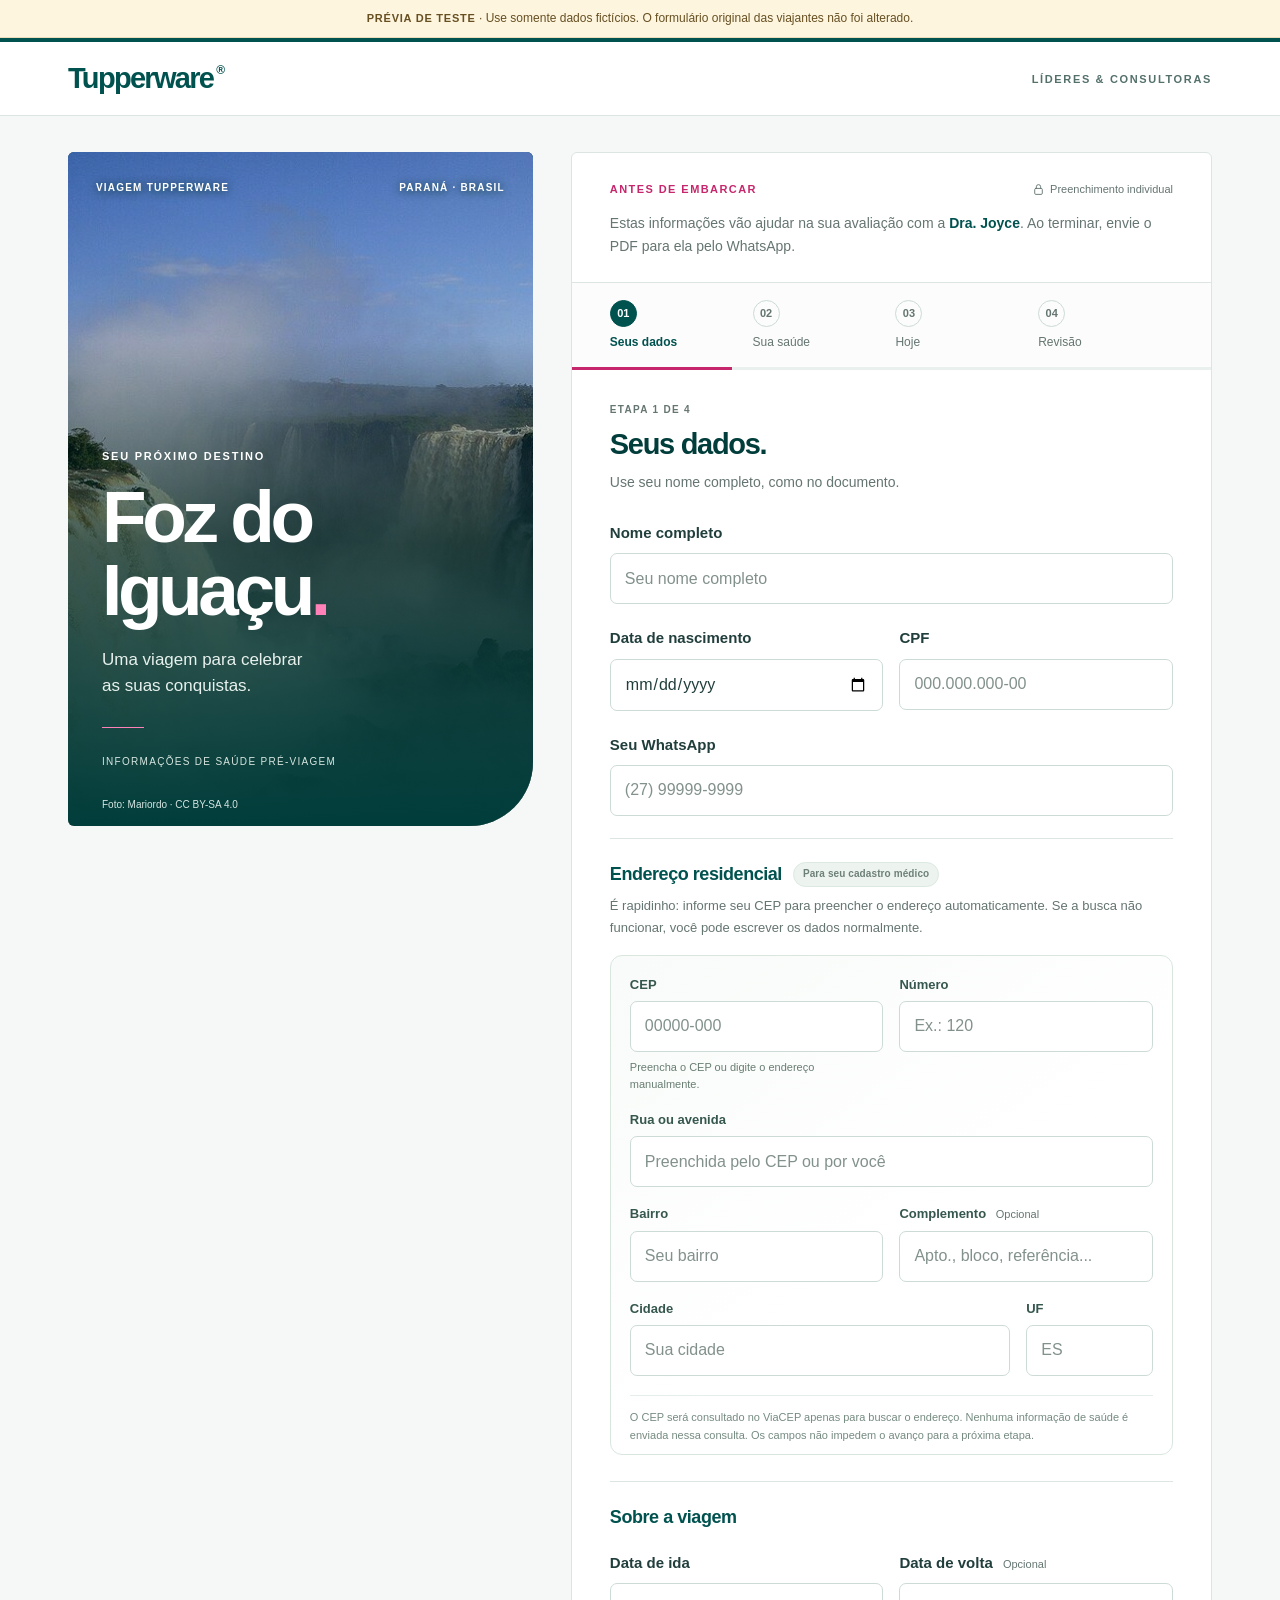
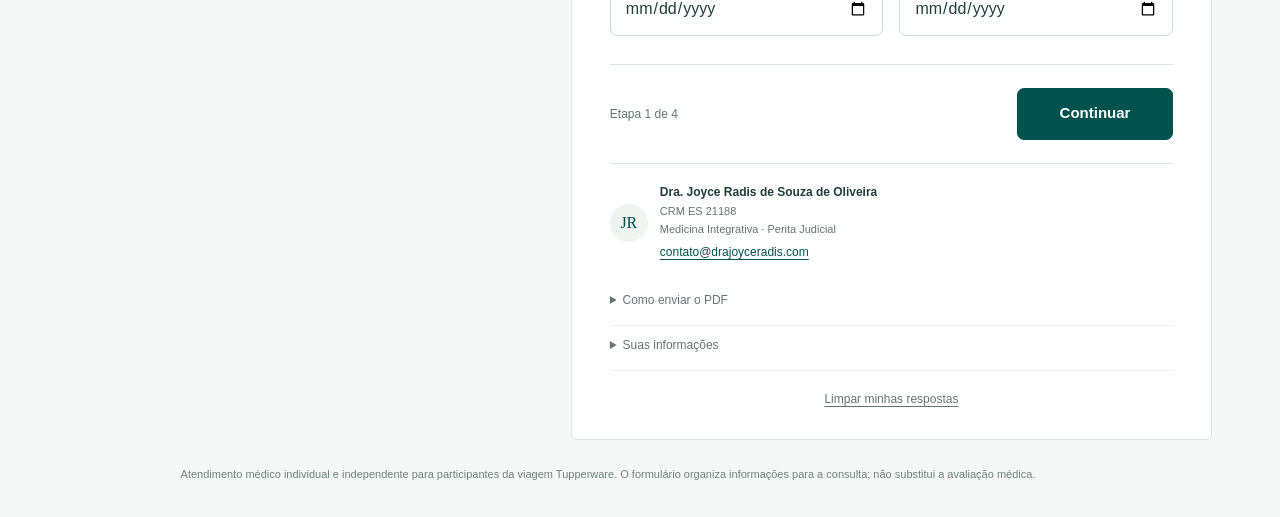
<file: index.html>
<!DOCTYPE html>
<html lang="pt-BR">
<head>
<meta charset="UTF-8">
<meta name="viewport" content="width=device-width, initial-scale=1, viewport-fit=cover">
<title>Saúde pré-viagem · Tupperware · Foz do Iguaçu</title>
<meta name="description" content="Informações de saúde para a avaliação médica das participantes da viagem Tupperware a Foz do Iguaçu.">
<meta name="theme-color" content="#00524f">
<meta name="referrer" content="no-referrer">
<meta name="robots" content="noindex, nofollow">
<meta http-equiv="Content-Security-Policy" content="default-src 'none'; script-src 'self'; style-src 'self'; img-src 'self' data:; font-src 'self'; connect-src https://viacep.com.br; form-action 'none'; base-uri 'none'; object-src 'none'">
<link rel="icon" href="assets/favicon.svg" type="image/svg+xml">
<link rel="stylesheet" href="assets/styles.css?v=6-review">
<script src="assets/vendor/jspdf.umd.min.js" defer></script>
<script src="assets/app.js?v=6-review" defer></script>
</head>
<body>
<div class="preview-only-banner" role="note"><strong>PRÉVIA DE TESTE</strong> · Use somente dados fictícios. O formulário original das viajantes não foi alterado.</div>
<a class="skip-link" href="#formStart">Ir para o formulário</a>
<header class="masthead"><div class="masthead-inner"><div class="wordmark">Tupperware<span>®</span></div><div class="masthead-label">LÍDERES &amp; CONSULTORAS</div></div></header>
<main class="layout">
<aside class="travel-card" aria-label="Viagem a Foz do Iguaçu">
<img class="destination-photo" src="assets/iguacu.jpg" width="1280" height="677" alt="Vista panorâmica das Cataratas do Iguaçu" fetchpriority="high">
<div class="travel-top"><span>VIAGEM TUPPERWARE</span><span>PARANÁ · BRASIL</span></div>
<div class="travel-caption"><span class="travel-eyebrow">SEU PRÓXIMO DESTINO</span><h1>Foz do<br>Iguaçu<span>.</span></h1><p>Uma viagem para celebrar<br>as suas conquistas.</p><div class="travel-rule"></div><span class="travel-small">INFORMAÇÕES DE SAÚDE PRÉ-VIAGEM</span></div>
<a class="photo-credit" href="https://commons.wikimedia.org/wiki/File:Iguazu_Falls_Panorama_2009.jpg" target="_blank" rel="noopener noreferrer">Foto: Mariordo · CC BY-SA 4.0</a>
</aside>
<div class="form-shell" id="formStart">
<div class="welcome"><div class="welcome-heading"><span class="kicker">ANTES DE EMBARCAR</span><span class="private-label"><svg aria-hidden="true" viewBox="0 0 24 24"><rect x="5" y="10" width="14" height="11" rx="2"/><path d="M8 10V7a4 4 0 0 1 8 0v3"/></svg>Preenchimento individual</span></div><p>Estas informações vão ajudar na sua avaliação com a <strong>Dra. Joyce</strong>. Ao terminar, envie o PDF para ela pelo WhatsApp.</p></div>
<nav class="step-nav" aria-label="Etapas do formulário"><ol><li><button type="button" data-step="0" aria-current="step"><span class="step-number">01</span><span>Seus dados</span></button></li><li><button type="button" data-step="1"><span class="step-number">02</span><span>Sua saúde</span></button></li><li><button type="button" data-step="2"><span class="step-number">03</span><span>Hoje</span></button></li><li><button type="button" data-step="3"><span class="step-number">04</span><span>Revisão</span></button></li></ol><div class="progress-track"><span id="stepProgress"></span></div></nav>
<noscript><div class="notice">Ative o JavaScript no navegador para preencher o formulário e baixar o PDF.</div></noscript>
<div id="errorBox" class="error-box" role="alert" hidden></div>
<form id="travelForm" novalidate autocomplete="off"><section class="form-panel" data-panel="0" aria-labelledby="title-0"><div class="panel-heading"><span class="kicker">ETAPA 1 DE 4</span><h2 id="title-0" tabindex="-1">Seus dados.</h2><p>Use seu nome completo, como no documento.</p></div><h3 class="section-title" hidden>Seus dados</h3>

      <div class="form-group">
        <label class="question" for="nome">Nome completo</label>
        <input id="nome" name="nome" maxlength="160" type="text" autocomplete="name" placeholder="Seu nome completo">
      </div>

      <div class="grid-2">
        <div class="form-group">
          <label class="question" for="nascimento">Data de nascimento</label>
          <input id="nascimento" name="nascimento" type="date">
        </div>

        <div class="form-group">
          <label class="question" for="cpf">CPF</label>
          <input id="cpf" name="cpf" type="text" inputmode="numeric" autocomplete="off"
                 maxlength="14" placeholder="000.000.000-00">
        </div>
      </div>

      <div class="form-group">
        <label class="question" for="telefone">Seu WhatsApp</label>
        <input id="telefone" name="telefone" type="tel" maxlength="20" autocomplete="tel" placeholder="(27) 99999-9999">
      </div>


      <h3 class="subsection address-title">Endereço residencial <span class="subsection-tag">Para seu cadastro médico</span></h3>
      <p class="section-description">É rapidinho: informe seu CEP para preencher o endereço automaticamente. Se a busca não funcionar, você pode escrever os dados normalmente.</p>
      <div class="address-panel">
        <div class="grid-2 address-lookup-row">
          <div class="form-group">
            <label class="question" for="cep">CEP</label>
            <input id="cep" name="cep" type="text" inputmode="numeric" autocomplete="postal-code" maxlength="9" placeholder="00000-000" aria-describedby="cepStatus">
            <p class="cep-status" id="cepStatus" role="status" aria-live="polite">Preencha o CEP ou digite o endereço manualmente.</p>
          </div>
          <div class="form-group">
            <label class="question" for="numero">Número</label>
            <input id="numero" name="numero" type="text" autocomplete="address-line2" maxlength="20" placeholder="Ex.: 120">
          </div>
        </div>
        <div class="form-group">
          <label class="question" for="logradouro">Rua ou avenida</label>
          <input id="logradouro" name="logradouro" type="text" autocomplete="address-line1" maxlength="180" placeholder="Preenchida pelo CEP ou por você">
        </div>
        <div class="grid-2">
          <div class="form-group">
            <label class="question" for="bairro">Bairro</label>
            <input id="bairro" name="bairro" type="text" autocomplete="address-level3" maxlength="120" placeholder="Seu bairro">
          </div>
          <div class="form-group">
            <label class="question" for="complemento">Complemento <span class="optional">Opcional</span></label>
            <input id="complemento" name="complemento" type="text" maxlength="120" placeholder="Apto., bloco, referência...">
          </div>
        </div>
        <div class="grid-2 city-state-row">
          <div class="form-group">
            <label class="question" for="cidade">Cidade</label>
            <input id="cidade" name="cidade" type="text" autocomplete="address-level2" maxlength="120" placeholder="Sua cidade">
          </div>
          <div class="form-group">
            <label class="question" for="uf">UF</label>
            <input id="uf" name="uf" type="text" autocomplete="address-level1" maxlength="2" placeholder="ES" autocapitalize="characters">
          </div>
        </div>
        <p class="address-footnote">O CEP será consultado no ViaCEP apenas para buscar o endereço. Nenhuma informação de saúde é enviada nessa consulta. Os campos não impedem o avanço para a próxima etapa.</p>
      </div>

      <h3 class="subsection">Sobre a viagem</h3>
      <div class="grid-2">
        <div class="form-group">
          <label class="question" for="partida">Data de ida</label>
          <input id="partida" name="partida" type="date">
        </div>
        <div class="form-group">
          <label class="question" for="retorno">Data de volta <span class="optional">Opcional</span></label>
          <input id="retorno" name="retorno" type="date">
        </div>
      </div>

      </section><section class="form-panel" data-panel="1" aria-labelledby="title-1" hidden><div class="panel-heading"><span class="kicker">ETAPA 2 DE 4</span><h2 id="title-1" tabindex="-1">Sobre a sua saúde.</h2><p>Se usar medicamentos, tenha os nomes em mãos.</p></div><h3 class="section-title" hidden>Histórico de saúde</h3>

      <div class="form-group">
        <label class="question">Possui alguma doença ou condição de saúde em acompanhamento?</label>
        <div class="radio-group" data-required-radio="condicao">
          <label class="radio-item"><input type="radio" name="condicao" value="nao"> Não</label>
          <label class="radio-item"><input type="radio" name="condicao" value="sim"> Sim</label>
        </div>
        <div id="condicao_detail" class="dynamic">
          <input type="text" maxlength="1000" data-detail-for="condicao" placeholder="Qual condição? Está em acompanhamento ou tratamento?">
        </div>
      </div>

      <div class="form-group">
        <label class="question">Faz uso de medicamentos de forma contínua ou frequente?</label>
        <div class="radio-group" data-required-radio="medicamentos">
          <label class="radio-item"><input type="radio" name="medicamentos" value="nao"> Não</label>
          <label class="radio-item"><input type="radio" name="medicamentos" value="sim"> Sim</label>
        </div>
        <div id="medicamentos_detail" class="dynamic">
          <input type="text" maxlength="1000" data-detail-for="medicamentos" placeholder="Informe os medicamentos e, se souber, as doses.">
        </div>
      </div>

      <div class="form-group">
        <label class="question">Possui alergia conhecida a algum medicamento?</label>
        <div class="radio-group" data-required-radio="alergia">
          <label class="radio-item"><input type="radio" name="alergia" value="nao"> Não</label>
          <label class="radio-item"><input type="radio" name="alergia" value="sim"> Sim</label>
        </div>
        <div id="alergia_detail" class="dynamic">
          <input type="text" maxlength="1000" data-detail-for="alergia" placeholder="Qual medicamento e, se souber, qual reação apresentou?">
        </div>
      </div>

      <div class="form-group">
        <label class="question">Foi internada ou realizou cirurgia/procedimento nos últimos 6 meses?</label>
        <div class="radio-group" data-required-radio="internacao">
          <label class="radio-item"><input type="radio" name="internacao" value="nao"> Não</label>
          <label class="radio-item"><input type="radio" name="internacao" value="sim"> Sim</label>
        </div>
        <div id="internacao_detail" class="dynamic">
          <input type="text" maxlength="1000" data-detail-for="internacao" placeholder="Informe o motivo e a data aproximada.">
        </div>
      </div>



      <div class="form-group">
        <label class="question">
          Já teve trombose, embolia pulmonar, infarto, AVC ou outro problema importante do coração ou pulmão?
        </label>
        <div class="radio-group" data-required-radio="antecedente">
          <label class="radio-item"><input type="radio" name="antecedente" value="nao"> Não</label>
          <label class="radio-item"><input type="radio" name="antecedente" value="sim"> Sim</label>
        </div>
        <div id="antecedente_detail" class="dynamic">
          <input type="text" maxlength="1000" data-detail-for="antecedente" placeholder="Informe qual condição e quando ocorreu.">
        </div>
      </div>
</section><section class="form-panel" data-panel="2" aria-labelledby="title-2" hidden><div class="panel-heading"><span class="kicker">ETAPA 3 DE 4</span><h2 id="title-2" tabindex="-1">Como você está hoje?</h2><p>Responda de acordo com seu estado de saúde atual.</p></div><h3 class="section-title" hidden>Saúde atual</h3>
      <div class="form-group">
        <label class="question">
          Atualmente ou nos últimos dias apresentou dor no peito, falta de ar fora do habitual, palpitações importantes ou desmaio?
        </label>
        <div class="radio-group" data-required-radio="sintomas">
          <label class="radio-item"><input type="radio" name="sintomas" value="nao"> Não</label>
          <label class="radio-item"><input type="radio" name="sintomas" value="sim"> Sim</label>
        </div>
        <div id="sintomas_detail" class="dynamic">
          <textarea maxlength="2000" data-detail-for="sintomas" placeholder="Descreva o que sentiu, quando ocorreu e se ainda está acontecendo."></textarea>
        </div>
      </div>

      <div id="urgentNotice" class="notice" role="status" hidden><strong>Se esses sintomas estão acontecendo agora, não espere o formulário.</strong> Procure atendimento imediato. Em uma emergência, ligue <a href="tel:192">192 (SAMU)</a>. A resposta será incluída no resumo para sua médica.</div>
      <div class="form-group">
        <label class="question">Está com febre, infecção ou outro problema agudo de saúde atualmente?</label>
        <div class="radio-group" data-required-radio="agudo">
          <label class="radio-item"><input type="radio" name="agudo" value="nao"> Não</label>
          <label class="radio-item"><input type="radio" name="agudo" value="sim"> Sim</label>
        </div>
        <div id="agudo_detail" class="dynamic">
          <input type="text" maxlength="1000" data-detail-for="agudo" placeholder="Descreva brevemente.">
        </div>
      </div>

      <div class="form-group">
        <label class="question">Tem alguma limitação importante para caminhar, subir escadas ou realizar suas atividades habituais?</label>
        <div class="radio-group" data-required-radio="limitacao">
          <label class="radio-item"><input type="radio" name="limitacao" value="nao"> Não</label>
          <label class="radio-item"><input type="radio" name="limitacao" value="sim"> Sim</label>
        </div>
        <div id="limitacao_detail" class="dynamic">
          <input type="text" maxlength="1000" data-detail-for="limitacao" placeholder="Descreva a limitação.">
        </div>
      </div>

      <div class="form-group">
        <label class="question">Está gestante ou existe possibilidade de gestação?</label>
        <div class="radio-group" data-required-radio="gestacao">
          <label class="radio-item"><input type="radio" name="gestacao" value="nao"> Não</label>
          <label class="radio-item"><input type="radio" name="gestacao" value="sim"> Sim</label>
        </div>
        <div id="gestacao_detail" class="dynamic">
          <input type="text" maxlength="1000" data-detail-for="gestacao" placeholder="Se souber, informe a idade gestacional e se existe alguma intercorrência.">
        </div>
      </div>

      <div class="form-group">
        <label class="question">Algum médico já orientou que você evitasse viagens ou deslocamentos prolongados?</label>
        <div class="radio-group" data-required-radio="restricao">
          <label class="radio-item"><input type="radio" name="restricao" value="nao"> Não</label>
          <label class="radio-item"><input type="radio" name="restricao" value="sim"> Sim</label>
        </div>
        <div id="restricao_detail" class="dynamic">
          <input type="text" maxlength="1000" data-detail-for="restricao" placeholder="Qual foi a orientação e por qual motivo?">
        </div>
      </div>

      <div class="form-group">
        <label class="question" for="outras">
          Existe alguma outra informação sobre sua saúde que você considere relevante para esta viagem?
          <span class="hint">Se não houver, pode deixar em branco.</span>
        </label>
        <textarea id="outras" name="outras" maxlength="3000" placeholder="Informação adicional, se houver."></textarea>
      </div>

      </section><section class="form-panel" data-panel="3" aria-labelledby="title-3" hidden><div class="panel-heading"><span class="kicker">ETAPA 4 DE 4</span><h2 id="title-3" tabindex="-1">Confira antes de enviar.</h2><p>Revise as informações que vão aparecer no PDF.</p></div><h3 class="section-title" hidden>Revisão e envio</h3><div id="reviewSummary" class="review-summary"></div>
<div class="declaration">Declaro que as informações fornecidas são verdadeiras e completas segundo meu conhecimento. Comunicarei à médica qualquer mudança no meu estado de saúde antes da viagem.</div>
<label class="check-row"><input type="checkbox" id="aceite"><span>Revisei as respostas e confirmo as informações acima.</span></label>
<div class="form-group date-confirm"><label class="question" for="data_hoje">Data de preenchimento</label><input type="date" id="data_hoje" name="data_hoje"></div>
<div class="delivery" id="entrega">
  <div class="delivery-head"><span class="kicker">PRÓXIMO PASSO · QUASE PRONTO</span><span class="delivery-chip">Cuidado individual</span></div>
  <h3>Seu cuidado continua com a Dra. Joyce.</h3>
  <p class="delivery-lead">Obrigada por dedicar estes minutos à sua saúde. Para concluirmos a avaliação antes da viagem, só faltam três passos simples:</p>
  <ol class="delivery-steps">
    <li><span class="delivery-step-number">01</span><span><strong>Baixe seu PDF</strong><small>Ele reúne suas respostas para a consulta.</small></span></li>
    <li><span class="delivery-step-number">02</span><span><strong>Envie o PDF à Dra. Joyce pelo WhatsApp</strong><small>Use a nossa conversa individual. O formulário não envia sozinho.</small></span></li>
    <li><span class="delivery-step-number">03</span><span><strong>Aguarde meu contato</strong><small>Vou falar com você para concluirmos sua avaliação médica individualmente.</small></span></li>
  </ol>
  <p class="delivery-reassure">Faltou algum detalhe no preenchimento? Tudo bem: os dados necessários poderão ser confirmados na consulta.</p>
  <p class="delivery-disclaimer">Este formulário não é um atestado médico. Qualquer documento será emitido separadamente, quando indicado após a avaliação.</p>
<button class="btn" type="button" id="downloadBtn"><svg aria-hidden="true" viewBox="0 0 24 24"><path d="M12 3v12m-4-4 4 4 4-4M5 16v5h14v-5"/></svg>Baixar meu PDF</button>
<button class="btn secondary" type="button" id="shareBtn" hidden><svg aria-hidden="true" viewBox="0 0 24 24"><path d="M12 16V3m-4 4 4-4 4 4M7 10H4v11h16V10h-3"/></svg>Compartilhar PDF</button>
<p id="status" class="status" role="status" aria-live="polite"></p>
<p class="delivery-hint" id="shareHint" hidden>No menu de compartilhamento, escolha o WhatsApp e a conversa individual com a Dra. Joyce.</p>
<button class="text-button" type="button" id="printBtn">Imprimir ou salvar pelo navegador</button></div></section>
<div class="form-navigation"><button class="back-button" id="backBtn" type="button" hidden>Voltar</button><span class="step-count" id="stepCount">Etapa 1 de 4</span><button class="btn next-button" id="nextBtn" type="button">Continuar</button></div>
</form>
<footer class="physician"><div class="physician-monogram" aria-hidden="true">JR</div><div><strong>Dra. Joyce Radis de Souza de Oliveira</strong><span>CRM ES 21188</span><span>Medicina Integrativa · Perita Judicial</span><a href="mailto:contato@drajoyceradis.com">contato@drajoyceradis.com</a></div></footer>
<div class="help-links"><details><summary>Como enviar o PDF</summary><p>Ao concluir, toque em <strong>Baixar PDF</strong>. Abra sua conversa com a Dra. Joyce no WhatsApp e anexe o arquivo como documento.</p><p>Se aparecer <strong>Compartilhar PDF</strong>, você também pode usar esse botão e escolher o WhatsApp.</p><p>No iPhone, o PDF pode abrir em uma nova tela. Use o botão de compartilhar e escolha o WhatsApp ou “Salvar em Arquivos”.</p></details><details><summary>Suas informações</summary><p>As respostas ficam apenas nesta página enquanto ela está aberta. O envio acontece quando você compartilha o PDF. Envie somente à Dra. Joyce, em conversa individual.</p><p>Este formulário reúne suas informações de saúde. O atestado é emitido separadamente, após a avaliação médica.</p></details></div>
<button class="text-button reset-button" type="button" id="resetBtn">Limpar minhas respostas</button>
</div></main>
<footer class="site-footer">Atendimento médico individual e independente para participantes da viagem Tupperware. O formulário organiza informações para a consulta; não substitui a avaliação médica.</footer>
<section id="printReport" class="print-report" aria-label="Resumo de saúde para avaliação médica"></section>
</body></html>
</file>
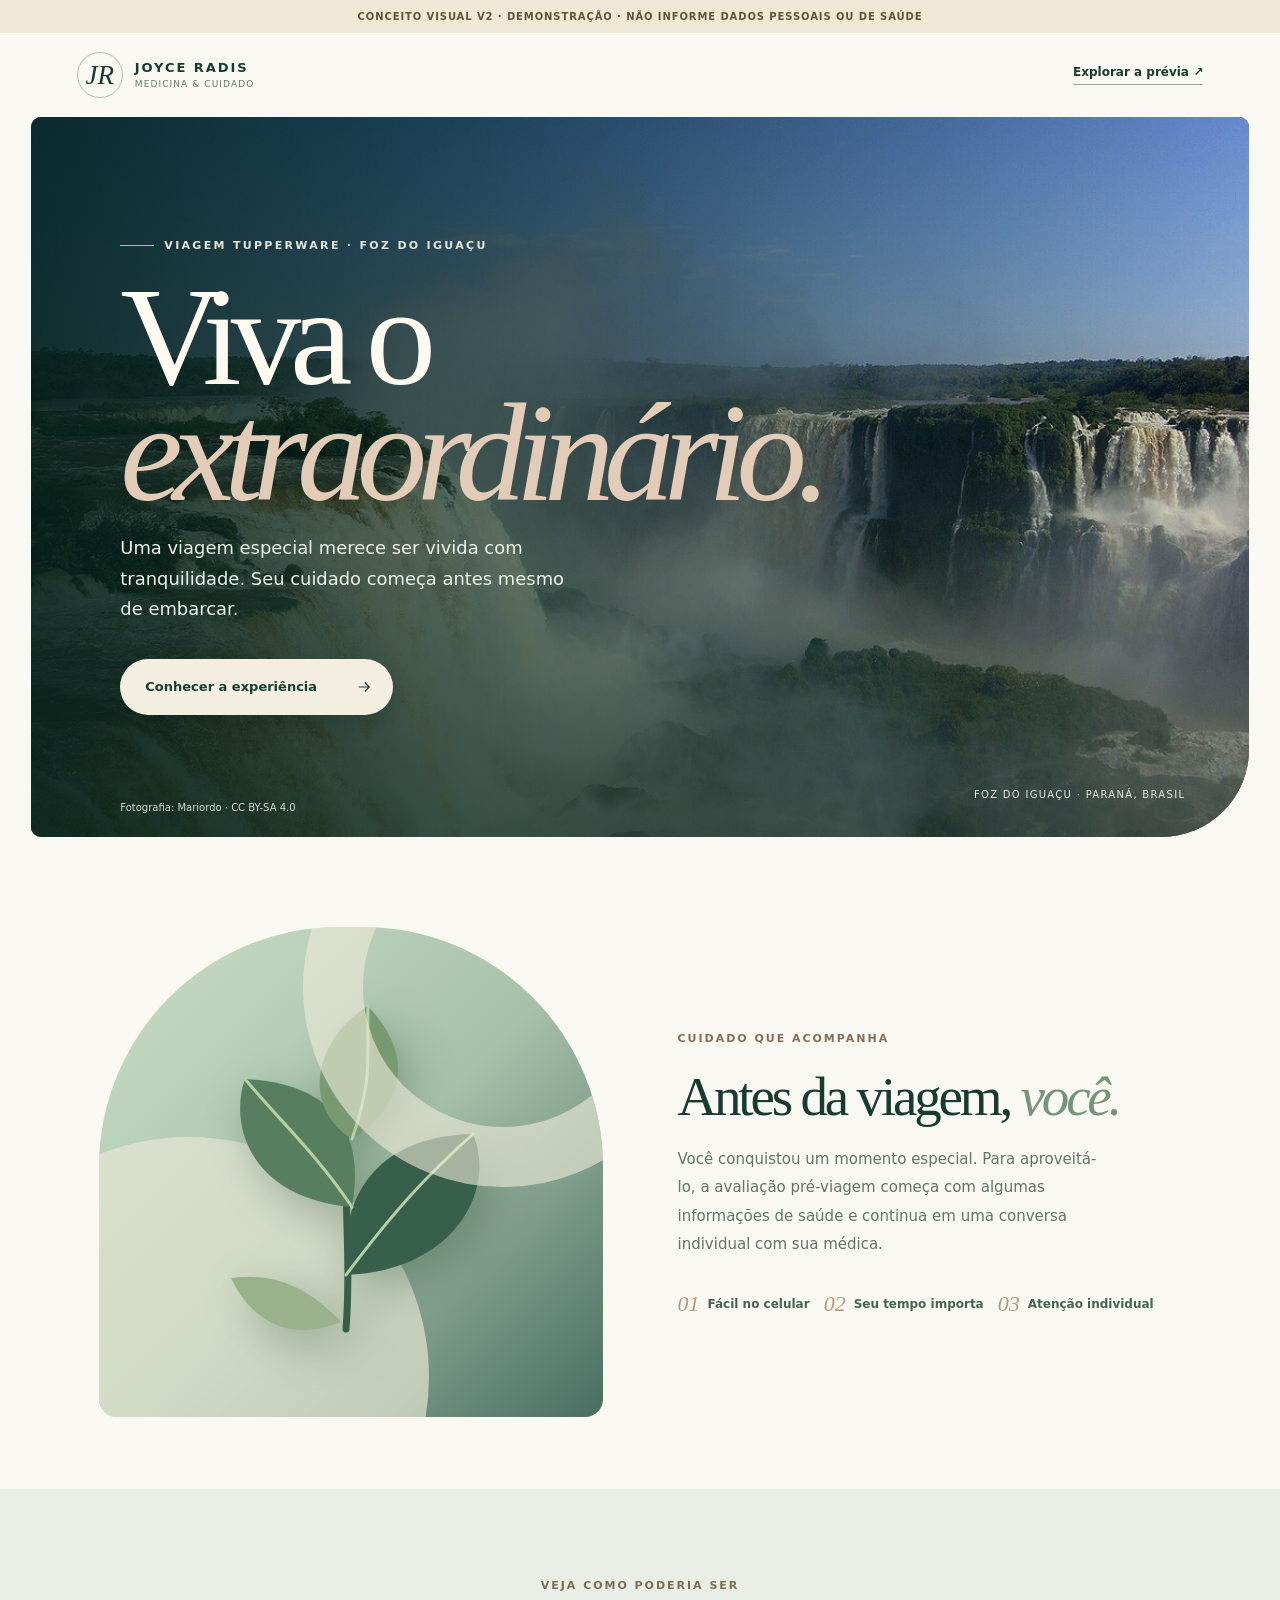
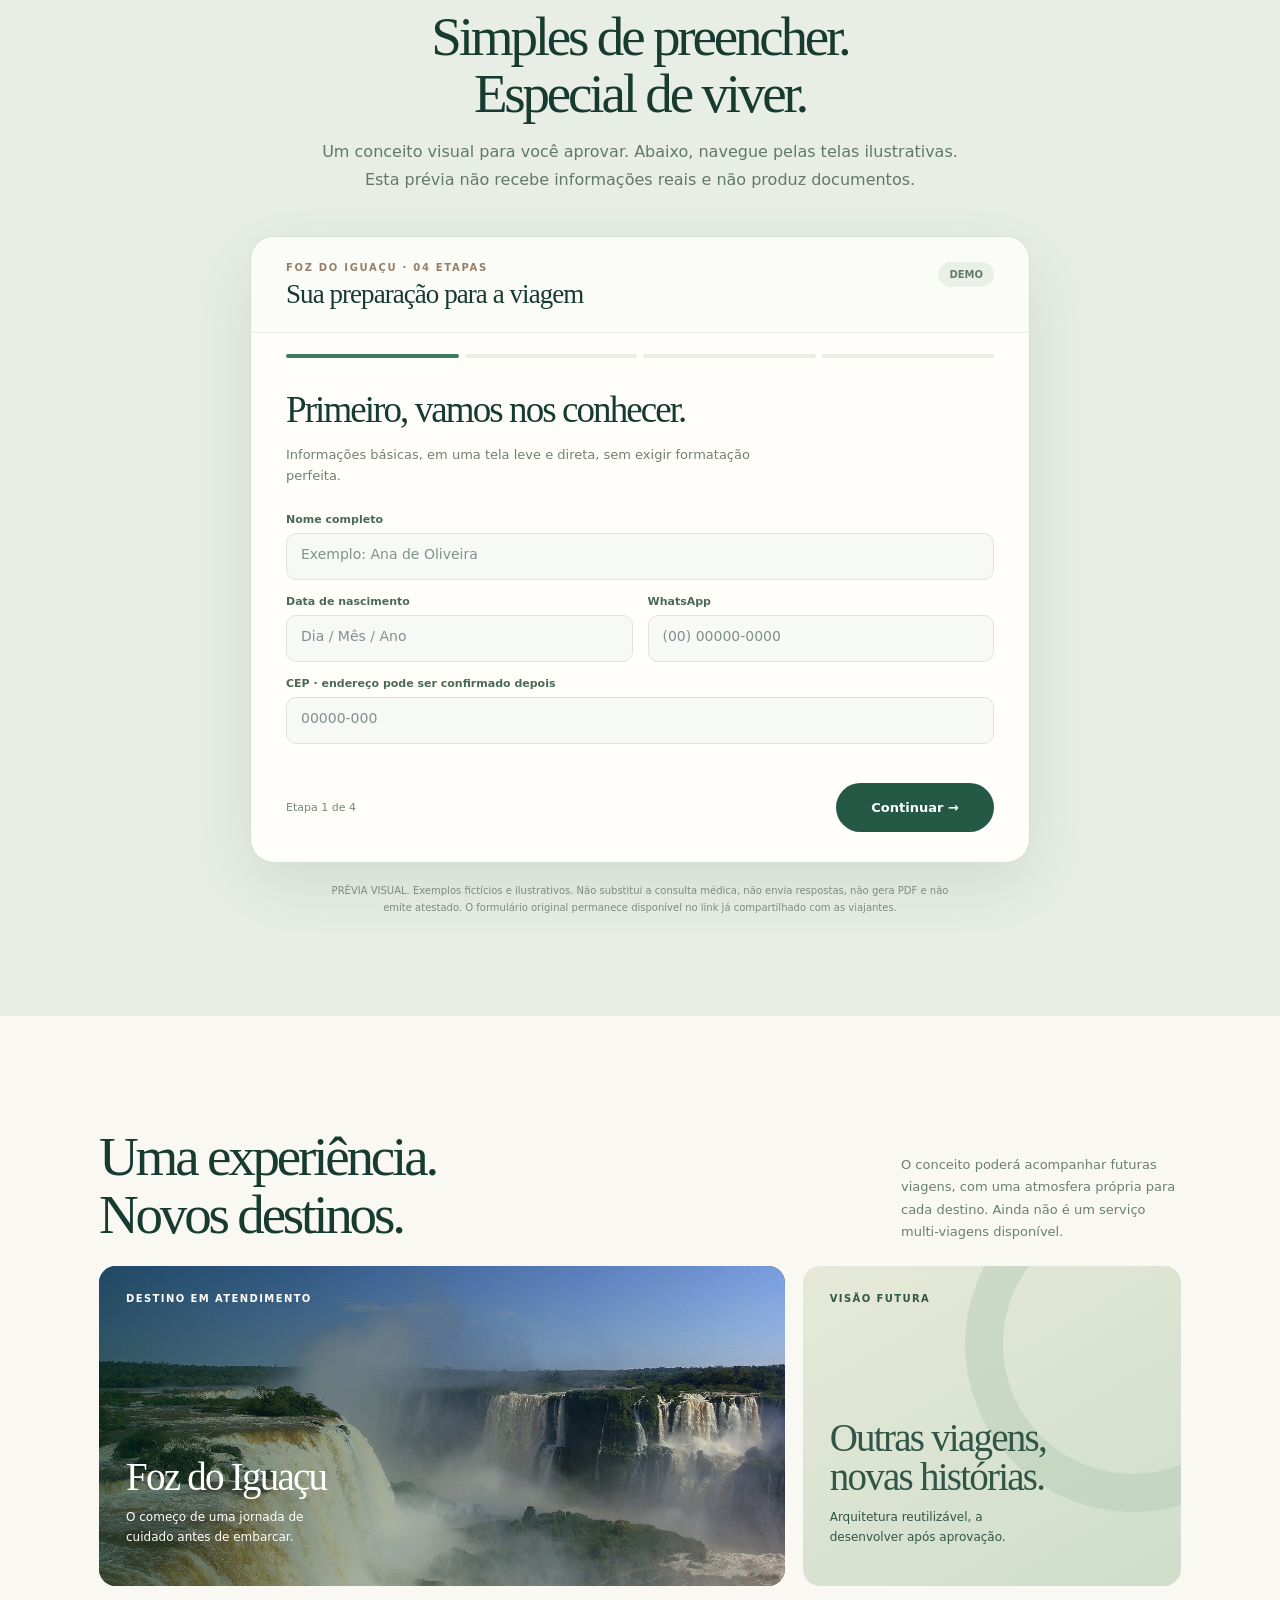
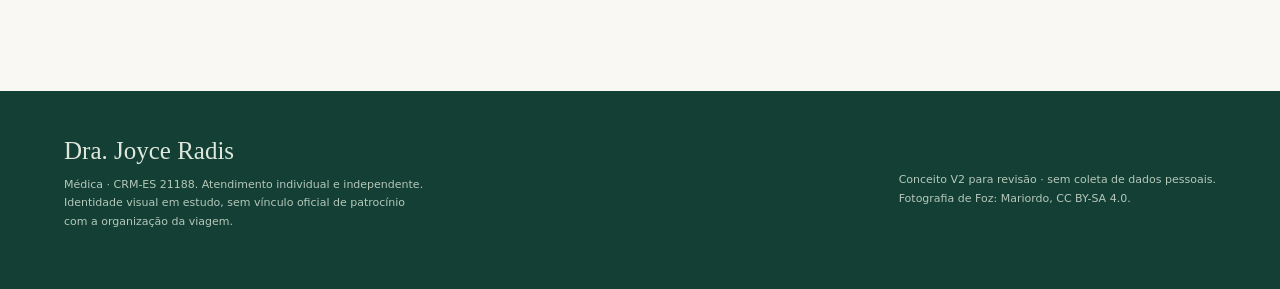
<file: previews/v2/index.html>
<!doctype html>
<html lang="pt-BR">
<head>
  <meta charset="utf-8">
  <meta name="viewport" content="width=device-width, initial-scale=1, viewport-fit=cover">
  <meta name="robots" content="noindex,nofollow">
  <meta name="referrer" content="no-referrer">
  <meta http-equiv="Content-Security-Policy" content="default-src 'none'; img-src 'self'; style-src 'self' 'unsafe-inline'; script-src 'self' 'unsafe-inline'; connect-src 'none'; form-action 'none'; font-src 'none'; base-uri 'none'; object-src 'none'">
  <meta name="theme-color" content="#143f35">
  <title>Conceito V2 · Foz do Iguaçu · Saúde pré-viagem</title>
  <meta name="description" content="Prévia visual da experiência de saúde pré-viagem para Foz do Iguaçu. Demonstração sem coleta de dados.">
  <style>
    :root { color-scheme: light; --forest:#153f35; --forest2:#0c3029; --mint:#e7f0e7; --sage:#9cae97; --cream:#faf8f2; --cream2:#f3f0e7; --text:#183b31; --muted:#687a70; --rose:#dba88e; --line:#e3e9de; --gold:#cbb584; --display:Georgia,'Times New Roman',serif; --ui:ui-sans-serif,system-ui,-apple-system,BlinkMacSystemFont,'Segoe UI',sans-serif;}
    *{box-sizing:border-box}
    html{scroll-behavior:smooth}
    body{margin:0;background:var(--cream);color:var(--text);font-family:var(--ui);-webkit-font-smoothing:antialiased}
    button,a{-webkit-tap-highlight-color:transparent}
    button{cursor:pointer;font:inherit}
    button:focus-visible,a:focus-visible{outline:3px solid #ba775f;outline-offset:4px}
    a{color:inherit}
    [hidden]{display:none!important}
    .preview-ribbon{min-height:33px;background:#f0e8d6;color:#615335;font-size:10px;font-weight:750;letter-spacing:.09em;display:flex;align-items:center;justify-content:center;padding:8px 16px;text-align:center;line-height:1.4}
    .header{height:84px;padding:0 clamp(22px,6vw,84px);background:var(--cream);display:flex;align-items:center;justify-content:space-between;gap:14px}
    .identity{display:flex;align-items:center;gap:12px;text-decoration:none}
    .monogram{font:italic 27px/1 var(--display);border:1px solid #abc0ae;display:grid;place-items:center;border-radius:50%;width:46px;height:46px}
    .brand{display:flex;flex-direction:column;gap:3px}
    .brand strong{font:600 13px/1.15 var(--ui);letter-spacing:.15em}
    .brand small{font-size:9px;letter-spacing:.12em;color:#607c6c}
    .header-link{font-size:12px;font-weight:700;text-decoration:none;border-bottom:1px solid #9baa95;padding-bottom:5px;white-space:nowrap}
    .hero{margin:0 clamp(12px,2.4vw,36px);height:min(720px,72vw);min-height:580px;position:relative;border-radius:10px 10px 88px 10px;overflow:hidden;background:#163f35;isolation:isolate}
    .hero-photo{position:absolute;inset:0;background-image:url('../../assets/iguacu.jpg');background-size:cover;background-position:center 42%;z-index:-3;transform:scale(1.01)}
    .hero::before{position:absolute;inset:0;content:'';background:linear-gradient(90deg,rgba(5,34,29,.89),rgba(8,40,33,.64) 40%,rgba(3,34,27,.08) 100%),linear-gradient(0deg,rgba(5,30,25,.44),transparent 40%);z-index:-2}
    .hero-inner{height:100%;width:min(100%,1300px);padding:clamp(34px,7vw,110px);margin:auto;display:flex;flex-direction:column;justify-content:center;align-items:flex-start}
    .eyebrow{font-size:11px;color:#e4e5d6;font-weight:750;letter-spacing:.21em;display:flex;align-items:center;gap:10px}
    .eyebrow::before{content:'';display:block;width:34px;height:1px;background:var(--gold)}
    .hero h1{font-family:var(--display);font-size:clamp(74px,11vw,156px);letter-spacing:-.078em;line-height:.82;color:#fffaf0;font-weight:400;margin:27px 0 23px;max-width:780px}
    .hero h1 em{display:block;font-weight:400;color:#e3ccb7;letter-spacing:-.075em}
    .hero-copy{color:#ecf1e9;font-size:clamp(15px,1.4vw,19px);line-height:1.7;max-width:450px;margin:0 0 34px;font-weight:400}
    .cta{border:0;display:inline-flex;align-items:center;justify-content:space-between;gap:38px;border-radius:50px;background:#f4eee1;color:#163f35;font-size:13px;font-weight:750;padding:17px 20px 17px 25px;min-height:56px;box-shadow:0 8px 20px #061a1830}
    .cta svg{width:18px;height:18px}
    .hero-side{position:absolute;right:clamp(24px,5vw,76px);bottom:37px;font-size:10px;color:#e9eade;letter-spacing:.13em}
    .photo-credit{position:absolute;left:clamp(34px,7vw,110px);bottom:24px;color:#d5ddd7;font-size:10px;text-decoration:none}
    .bloom{padding:90px 24px 72px;max-width:1130px;margin:auto;display:grid;grid-template-columns:1fr 1fr;gap:75px;align-items:center}
    .bloom-art{min-height:450px;border-radius:240px 240px 18px 18px;background:linear-gradient(135deg,#cadec7 0%,#a6c0a9 52%,#496e62 100%);position:relative;overflow:hidden;display:grid;place-items:center}
    .bloom-art::before{content:'';position:absolute;width:480px;height:480px;bottom:-200px;left:-150px;border-radius:50%;background:#e9e9d6aa}
    .bloom-art::after{content:'';position:absolute;width:280px;height:280px;right:-100px;top:-140px;border-radius:50%;border:60px solid #f1ebd99a}
    .bloom-art svg{position:relative;width:70%;max-width:300px;filter:drop-shadow(12px 15px 22px #234b3455)}
    .bloom-copy .mini{font-size:11px;color:#876d58;letter-spacing:.18em;font-weight:750}
    .bloom h2,.preview-section h2,.destinations h2{font:normal clamp(42px,4.3vw,64px)/1.04 var(--display);letter-spacing:-.058em;margin:22px 0 19px}
    .bloom h2 em{color:#759479;font-style:italic}
    .bloom-copy p{max-width:425px;font-size:15px;line-height:1.9;color:#607469;margin:0 0 25px}
    .three{display:flex;gap:14px;flex-wrap:wrap;margin-top:32px}
    .step-pill{display:flex;align-items:center;gap:8px;font-size:12px;font-weight:650;color:#436453}
    .step-pill b{font:italic 22px var(--display);color:#bd9677}
    .preview-section{background:#e8eee6;padding:85px 24px 100px}
    .section-intro{text-align:center;max-width:650px;margin:auto}
    .section-intro .mini{font-weight:750;letter-spacing:.18em;font-size:11px;color:#7d6b54}
    .section-intro h2{margin-top:15px;margin-bottom:16px}
    .section-intro p{color:#62786b;line-height:1.75;margin:0}
    .demo-frame{width:min(100%,780px);margin:42px auto 0;border:1px solid #d6dfd5;border-radius:24px;background:#fffefa;box-shadow:0 22px 65px #31544320;overflow:hidden}
    .demo-head{padding:25px 35px 22px;border-bottom:1px solid #e6ebe4;display:flex;gap:15px;justify-content:space-between;align-items:flex-start;background:#fbfcf7}
    .demo-head small{display:block;color:#967e68;font-size:10px;letter-spacing:.17em;font-weight:750;margin-bottom:7px}
    .demo-head strong{font:normal 27px/1.1 var(--display);letter-spacing:-.035em}
    .demo-badge{font-size:10px;font-weight:800;color:#637d68;padding:7px 11px;background:#e9f0e8;border-radius:15px;white-space:nowrap}
    .tracker{display:flex;gap:6px;padding:0 35px;margin-top:21px}
    .tracker span{height:4px;flex:1;background:#e9eee7;border-radius:5px}
    .tracker .active{background:#3e7a62}
    .demo-body{padding:31px 35px 16px;min-height:310px}
    .demo-body h3{font:normal 37px/1.15 var(--display);letter-spacing:-.052em;margin:0 0 13px}
    .demo-sub{color:#6f8175;font-size:13px;line-height:1.6;margin:0 0 27px;max-width:500px}
    .field-grid{display:grid;grid-template-columns:1fr 1fr;gap:15px}
    .fake-field{min-width:0}
    .fake-field.wide{grid-column:1/-1}
    .fake-field label{display:block;font-size:11px;font-weight:800;color:#4a6957;margin-bottom:7px}
    .fake-input{background:#f7f9f6;border:1px solid #dce6dc;min-height:47px;border-radius:10px;padding:12px 14px;color:#809387;font-size:14px;white-space:nowrap;overflow:hidden;text-overflow:ellipsis}
    .fake-input.prefilled{color:#365847;background:#eef5eb}
    .inline-note{font-size:11px;color:#718777;margin:14px 0 0;line-height:1.6}
    .question-choices{display:flex;gap:10px;flex-wrap:wrap;margin:22px 0 16px}
    .chip{font-size:13px;padding:12px 20px;border:1px solid #dbe5d9;border-radius:30px;background:#f7faf6;color:#4e6a58}
    .chip.chosen{background:#dfece1;border-color:#8bb29b}
    .final-example{padding:19px;border:1px solid #dae8d8;background:#f2f7ef;border-radius:14px}
    .final-example strong{display:block;font:normal 25px var(--display);color:#214e3e;margin-bottom:9px}
    .final-example p{font-size:13px;line-height:1.7;color:#5d7565;margin:0}
    .demo-controls{display:flex;gap:14px;align-items:center;justify-content:space-between;padding:23px 35px 30px}
    .back{border:0;background:transparent;color:#5a7866;padding:14px 6px;font-size:12px;font-weight:700}
    .forward{background:#245946;color:white;border:0;border-radius:40px;min-width:158px;padding:14px 20px;font-size:13px;font-weight:750;min-height:49px}
    .demo-warning{font-size:10px;line-height:1.65;color:#7c8d80;text-align:center;max-width:620px;margin:20px auto 0}
    .destinations{padding:90px 24px 105px;max-width:1130px;margin:auto}
    .destinations-head{display:flex;justify-content:space-between;gap:20px;align-items:end;margin-bottom:23px}
    .destinations-head h2{margin-bottom:0}
    .destinations-head p{color:#698070;font-size:13px;line-height:1.7;max-width:280px;margin:0}
    .tiles{display:grid;grid-template-columns:1.45fr .8fr;gap:18px}
    .tile{border-radius:17px;min-height:320px;padding:27px;display:flex;flex-direction:column;justify-content:space-between;overflow:hidden;position:relative;isolation:isolate}
    .tile.iguacu{background:var(--forest);color:white}
    .tile.iguacu::before{content:'';z-index:-1;position:absolute;inset:0;background-image:linear-gradient(90deg,#092e2799,#092e2700),url('../../assets/iguacu.jpg');background-position:center;background-size:cover}
    .tile.soon{background:linear-gradient(150deg,#e6e9d8,#cfddcb);color:#315547}
    .tile .tile-top{font-size:10px;letter-spacing:.14em;font-weight:750}
    .tile h3{font:normal 39px/1 var(--display);letter-spacing:-.045em;margin:0}
    .tile p{font-size:12px;line-height:1.6;max-width:200px}
    .tile.soon::after{content:'';position:absolute;border:38px solid #b0c8b1;opacity:.44;width:260px;height:260px;border-radius:50%;right:-120px;top:-90px;z-index:-1}
    .footer{background:#143f35;color:#dfe7dc;padding:46px clamp(24px,5vw,85px)}
    .footer-inner{max-width:1160px;margin:auto;display:flex;justify-content:space-between;gap:18px;align-items:center}
    .footer strong{font:normal 25px var(--display)}
    .footer p{max-width:360px;font-size:11px;line-height:1.7;color:#b5c8ba}
    @media(min-width:1100px){.bloom-art{min-height:490px}}
    @media(max-width:800px){
      .hero{min-height:660px;height:74vh}
      .hero::before{background:linear-gradient(90deg,#0c342ba8,#0b3c3059),linear-gradient(0deg,#052a25b0,transparent 70%)}
      .hero-inner{padding:35px}
      .bloom{gap:35px;padding:70px 25px;grid-template-columns:.9fr 1.1fr}
      .bloom-art{min-height:340px}
      .tiles{grid-template-columns:1.3fr 1fr}
    }
    @media(max-width:600px){
      .preview-ribbon{font-size:9px;padding:9px 15px}
      .header{height:72px;padding:0 22px}
      .monogram{width:38px;height:38px;font-size:22px}
      .brand strong{font-size:11px}
      .brand small{font-size:8px}
      .header-link{font-size:11px}
      .hero{margin:0 8px;min-height:600px;height:min(730px,78svh);border-radius:9px 9px 45px 9px}
      .hero-photo{background-position:58% center}
      .hero::before{background:linear-gradient(180deg,#0c352c19 1%,#0b312766 33%,#06251fe8 100%)}
      .hero-inner{justify-content:end;padding:29px 26px 82px}
      .eyebrow{font-size:9px;letter-spacing:.17em}
      .eyebrow::before{width:18px}
      .hero h1{font-size:clamp(69px,17vw,100px);margin:26px 0 19px;letter-spacing:-.075em}
      .hero-copy{font-size:14px;line-height:1.7;max-width:320px;margin-bottom:26px}
      .cta{min-height:55px;width:min(100%,310px);font-size:12px}
      .hero-side{bottom:19px;right:21px;font-size:8px;letter-spacing:.08em}
      .photo-credit{bottom:19px;left:26px;font-size:8px}
      .bloom{grid-template-columns:1fr;gap:27px;padding:54px 28px 67px}
      .bloom-art{min-height:260px;height:275px;order:2;border-radius:140px 140px 15px 15px}
      .bloom-art svg{height:215px}
      .bloom-copy{order:1}
      .bloom h2,.destinations h2{font-size:45px;margin:16px 0}
      .bloom-copy p{font-size:14px;margin-bottom:20px}
      .three{gap:12px;margin-top:22px}
      .step-pill{font-size:11px}
      .preview-section{padding:62px 16px 65px}
      .section-intro h2{font-size:43px}
      .section-intro p{font-size:13px}
      .demo-frame{margin-top:30px;border-radius:18px}
      .demo-head{padding:20px 18px 16px}
      .demo-head strong{font-size:22px}
      .demo-badge{font-size:8px}
      .tracker{padding:0 18px;margin-top:17px}
      .demo-body{padding:24px 18px 8px;min-height:300px}
      .demo-body h3{font-size:31px}
      .demo-sub{font-size:12px}
      .field-grid{gap:11px}
      .fake-input{font-size:12px;padding:12px 10px;min-height:44px}
      .demo-controls{padding:14px 18px 24px}
      .destinations{padding:62px 20px 72px}
      .destinations-head{align-items:flex-start;flex-direction:column;gap:0}
      .destinations-head h2{margin-bottom:12px}
      .destinations-head p{max-width:340px}
      .tiles{grid-template-columns:1fr}
      .tile{min-height:265px}
      .tile.soon{min-height:190px}
      .footer{padding:35px 24px}
      .footer-inner{flex-direction:column;align-items:flex-start}
    }
    @media(prefers-reduced-motion:reduce){html{scroll-behavior:auto}}
  </style>
</head>
<body>
  <div class="preview-ribbon">CONCEITO VISUAL V2 · DEMONSTRAÇÃO · NÃO INFORME DADOS PESSOAIS OU DE SAÚDE</div>
  <header class="header">
    <a class="identity" href="#inicio" aria-label="Voltar ao início da demonstração">
      <span class="monogram">JR</span>
      <span class="brand"><strong>JOYCE RADIS</strong><small>MEDICINA & CUIDADO</small></span>
    </a>
    <a class="header-link" href="#experiencia">Explorar a prévia ↗</a>
  </header>
  <main>
    <section class="hero" id="inicio" aria-label="Foz do Iguaçu">
      <div class="hero-photo" role="img" aria-label="Fotografia das Cataratas do Iguaçu"></div>
      <div class="hero-inner">
        <span class="eyebrow">VIAGEM TUPPERWARE · FOZ DO IGUAÇU</span>
        <h1>Viva o<br><em>extraordinário.</em></h1>
        <p class="hero-copy">Uma viagem especial merece ser vivida com tranquilidade. Seu cuidado começa antes mesmo de embarcar.</p>
        <button class="cta" type="button" data-scroll="#experiencia">Conhecer a experiência <svg viewBox="0 0 24 24" fill="none" stroke="currentColor" stroke-width="1.6" aria-hidden="true"><path d="M5 12h14m-6-6 6 6-6 6"/></svg></button>
      </div>
      <a class="photo-credit" target="_blank" rel="noopener noreferrer" href="https://commons.wikimedia.org/wiki/File:Iguazu_Falls_Panorama_2009.jpg">Fotografia: Mariordo · CC BY-SA 4.0</a>
      <span class="hero-side">FOZ DO IGUAÇU · PARANÁ, BRASIL</span>
    </section>
    <section class="bloom" aria-label="Uma experiência com cuidado">
      <div class="bloom-art" aria-hidden="true">
        <svg viewBox="0 0 300 350" xmlns="http://www.w3.org/2000/svg">
          <path d="M145 332C152 241 136 149 151 45" fill="none" stroke="#365f46" stroke-width="7" stroke-linecap="round"/>
          <path d="M151 210C48 201 28 127 44 82 129 86 165 132 151 210Z" fill="#577f5f"/>
          <path d="M145 278c107-4 151-84 127-141-90 2-135 55-127 141Z" fill="#385f4c"/>
          <path d="M151 142C98 109 115 41 167 9c49 53 34 100-16 133Z" fill="#789a71"/>
          <path d="M151 210c-37-55-74-88-107-128M145 278c54-72 85-103 127-141M151 142c21-61 15-79 16-133" stroke="#b4d0a4" stroke-width="3" stroke-linecap="round" fill="none"/>
          <path d="M140 325c-36-38-70-49-110-44 22 48 65 63 110 44Z" fill="#99b28c"/>
        </svg>
      </div>
      <div class="bloom-copy">
        <span class="mini">CUIDADO QUE ACOMPANHA</span>
        <h2>Antes da viagem, <em>você.</em></h2>
        <p>Você conquistou um momento especial. Para aproveitá-lo, a avaliação pré-viagem começa com algumas informações de saúde e continua em uma conversa individual com sua médica.</p>
        <div class="three">
          <span class="step-pill"><b>01</b> Fácil no celular</span>
          <span class="step-pill"><b>02</b> Seu tempo importa</span>
          <span class="step-pill"><b>03</b> Atenção individual</span>
        </div>
      </div>
    </section>
    <section class="preview-section" id="experiencia">
      <div class="section-intro">
        <span class="mini">VEJA COMO PODERIA SER</span>
        <h2>Simples de preencher.<br>Especial de viver.</h2>
        <p>Um conceito visual para você aprovar. Abaixo, navegue pelas telas ilustrativas. Esta prévia não recebe informações reais e não produz documentos.</p>
      </div>
      <div class="demo-frame" role="region" aria-label="Demonstração interativa de telas">
        <div class="demo-head">
          <div><small>FOZ DO IGUAÇU · 04 ETAPAS</small><strong>Sua preparação para a viagem</strong></div>
          <span class="demo-badge">DEMO</span>
        </div>
        <div class="tracker" id="tracker" aria-label="Progresso da demonstração"><span class="active"></span><span></span><span></span><span></span></div>
        <div class="demo-body" id="demoBody" aria-live="polite">
          <h3>Primeiro, vamos nos conhecer.</h3>
          <p class="demo-sub">Informações básicas, em uma tela leve e direta, sem exigir formatação perfeita.</p>
          <div class="field-grid">
            <div class="fake-field wide"><label>Nome completo</label><div class="fake-input">Exemplo: Ana de Oliveira</div></div>
            <div class="fake-field"><label>Data de nascimento</label><div class="fake-input">Dia / Mês / Ano</div></div>
            <div class="fake-field"><label>WhatsApp</label><div class="fake-input">(00) 00000-0000</div></div>
            <div class="fake-field wide"><label>CEP · endereço pode ser confirmado depois</label><div class="fake-input">00000-000</div></div>
          </div>
        </div>
        <div class="demo-controls">
          <button class="back" type="button" id="backBtn" hidden>← Voltar</button>
          <span id="count" class="inline-note" style="margin:0">Etapa 1 de 4</span>
          <button class="forward" type="button" id="nextBtn">Continuar →</button>
        </div>
      </div>
      <p class="demo-warning">PRÉVIA VISUAL. Exemplos fictícios e ilustrativos. Não substitui a consulta médica, não envia respostas, não gera PDF e não emite atestado. O formulário original permanece disponível no link já compartilhado com as viajantes.</p>
    </section>
    <section class="destinations" id="destinos">
      <div class="destinations-head">
        <h2>Uma experiência.<br>Novos destinos.</h2>
        <p>O conceito poderá acompanhar futuras viagens, com uma atmosfera própria para cada destino. Ainda não é um serviço multi-viagens disponível.</p>
      </div>
      <div class="tiles">
        <article class="tile iguacu"><span class="tile-top">DESTINO EM ATENDIMENTO</span><div><h3>Foz do Iguaçu</h3><p>O começo de uma jornada de cuidado antes de embarcar.</p></div></article>
        <article class="tile soon"><span class="tile-top">VISÃO FUTURA</span><div><h3>Outras viagens,<br>novas histórias.</h3><p>Arquitetura reutilizável, a desenvolver após aprovação.</p></div></article>
      </div>
    </section>
  </main>
  <footer class="footer">
    <div class="footer-inner">
      <div><strong>Dra. Joyce Radis</strong><p>Médica · CRM-ES 21188. Atendimento individual e independente. Identidade visual em estudo, sem vínculo oficial de patrocínio com a organização da viagem.</p></div>
      <p>Conceito V2 para revisão · sem coleta de dados pessoais.<br>Fotografia de Foz: Mariordo, CC BY-SA 4.0.</p>
    </div>
  </footer>
  <script>
    'use strict';
    const slides=[
      {title:'Primeiro, vamos nos conhecer.',sub:'Informações básicas, em uma tela leve e direta, sem exigir formatação perfeita.',html:'<div class="field-grid"><div class="fake-field wide"><label>Nome completo</label><div class="fake-input">Exemplo: Ana de Oliveira</div></div><div class="fake-field"><label>Data de nascimento</label><div class="fake-input">Dia / Mês / Ano</div></div><div class="fake-field"><label>WhatsApp</label><div class="fake-input">(00) 00000-0000</div></div><div class="fake-field wide"><label>CEP · endereço pode ser confirmado depois</label><div class="fake-input">00000-000</div></div></div>'},
      {title:'Um pouco sobre a sua saúde.',sub:'Perguntas simples para organizar a conversa médica. Na versão real, respostas incompletas não significam respostas negativas.',html:'<div class="fake-field"><label>Você faz uso de medicamentos?</label><div class="question-choices"><span class="chip">Sim</span><span class="chip chosen">Não</span><span class="chip">Não sei</span></div></div><div class="fake-field"><label>Alguma condição de saúde em acompanhamento?</label><div class="question-choices"><span class="chip">Sim</span><span class="chip chosen">Não</span><span class="chip">Não sei</span></div></div><p class="inline-note">Opções meramente ilustrativas, sem coleta ou armazenamento.</p>'},
      {title:'Como você está hoje?',sub:'Seu estado atual de saúde também importa para a avaliação individual.',html:'<div class="fake-field"><label>Está sentindo algum sintoma importante atualmente?</label><div class="question-choices"><span class="chip">Sim</span><span class="chip chosen">Não</span><span class="chip">Não sei</span></div></div><div class="fake-field" style="margin-top:20px"><label>Algo que gostaria de contar à médica?</label><div class="fake-input">Espaço para observações, se desejar...</div></div><p class="inline-note">Em caso de sintomas urgentes, não espere a resposta do formulário: procure atendimento.</p>'},
      {title:'Pronta para o próximo passo.',sub:'Uma conclusão clara e acolhedora, sem confundir o formulário com a consulta.',html:'<div class="final-example"><strong>Agora, seguimos juntas.</strong><p>1. Baixe seu resumo de informações.<br>2. Envie o PDF à Dra. Joyce pelo WhatsApp individual.<br>3. Aguarde meu contato para concluirmos a avaliação médica.</p></div><p class="inline-note">A emissão de eventual documento depende de avaliação médica individual. Este é apenas um exemplo de tela: nenhum PDF será gerado aqui.</p>'}
    ];
    let current=0;
    const root=document.getElementById('demoBody');
    const count=document.getElementById('count');
    const track=document.getElementById('tracker');
    const previous=document.getElementById('backBtn');
    const next=document.getElementById('nextBtn');
    function render(){
      const item=slides[current];
      root.innerHTML='<h3>'+item.title+'</h3><p class="demo-sub">'+item.sub+'</p>'+item.html;
      [...track.children].forEach((span,index)=>span.classList.toggle('active',index<=current));
      count.textContent='Etapa '+(current+1)+' de 4';
      previous.hidden=current===0;
      next.textContent=current===slides.length-1?'Rever experiência ↺':'Continuar →';
    }
    previous.addEventListener('click',()=>{current=Math.max(0,current-1);render();});
    next.addEventListener('click',()=>{current=(current+1)%slides.length;render();});
    document.querySelectorAll('[data-scroll]').forEach(button=>button.addEventListener('click',()=>document.querySelector(button.dataset.scroll)?.scrollIntoView({behavior:'smooth'})));
  </script>
</body>
</html>
</file>
<file: assets/styles.css>
:root {
  --green: #00524f;
  --green-dark: #003d3b;
  --pink: #c6276c;
  --ink: #203e3c;
  --muted: #657572;
  --line: #dce5e2;
  --soft: #f0f5f3;
  --paper: #fff;
  --error: #a42e37;
  font-family: -apple-system, BlinkMacSystemFont, "Segoe UI", Arial, sans-serif;
  color: var(--ink);
  font-synthesis: none;
  line-height: 1.5;
  -webkit-font-smoothing: antialiased;
}
* { box-sizing: border-box; }
body { margin: 0; background: #f6f8f7; }
button, input, textarea { font: inherit; }
button, a, input, textarea { -webkit-tap-highlight-color: transparent; }
button { cursor: pointer; }
a { color: var(--green); text-underline-offset: 3px; }
button:focus-visible, a:focus-visible, summary:focus-visible { outline: 3px solid var(--pink); outline-offset: 4px; }
[hidden] { display: none !important; }
svg { width: 20px; height: 20px; fill: none; stroke: currentColor; stroke-width: 1.7; stroke-linecap: round; stroke-linejoin: round; flex: 0 0 auto; }
.skip-link { position: absolute; top: -80px; left: 16px; z-index: 20; background: white; padding: 12px; }
.skip-link:focus { top: 8px; }
.masthead { background: white; border-top: 4px solid var(--green); border-bottom: 1px solid var(--line); }
.masthead-inner { max-width: 1216px; padding: 22px 36px; margin: auto; display: flex; align-items: center; justify-content: space-between; gap: 20px; }
.wordmark { color: var(--green); font-size: 29px; line-height: 1; letter-spacing: -1.7px; font-weight: 750; }
.wordmark span { font-size: 12px; vertical-align: top; margin-left: 3px; letter-spacing: 0; }
.masthead-label { font-size: 11px; font-weight: 650; letter-spacing: .15em; color: #53706b; }
.layout { max-width: 1216px; margin: 36px auto 0; padding: 0 36px; display: grid; grid-template-columns: minmax(0, .87fr) minmax(0, 1.2fr); align-items: start; gap: 38px; }
.travel-card { position: sticky; top: 28px; min-height: 674px; border-radius: 6px 6px 64px 6px; overflow: hidden; background: var(--green-dark); color: #fff; isolation: isolate; }
.destination-photo { position: absolute; inset: 0; width: 100%; height: 100%; object-fit: cover; object-position: 47% center; z-index: -3; }
.travel-card::after { content: ""; position: absolute; inset: 0; z-index: -2; background: linear-gradient(180deg, rgba(0,38,36,.16) 0%, rgba(0,38,36,.06) 28%, rgba(0,38,36,.74) 58%, #003d3b 100%); }
.travel-top { display: flex; justify-content: space-between; gap: 16px; padding: 28px; font-size: 10px; font-weight: 750; letter-spacing: .12em; text-shadow: 0 1px 8px #00352d; }
.travel-caption { position: absolute; bottom: 54px; left: 34px; right: 24px; }
.travel-eyebrow { color: #fff; font-size: 11px; font-weight: 700; letter-spacing: .16em; }
h1 { margin: 14px 0 20px; font-size: clamp(48px,5.7vw,74px); font-weight: 650; letter-spacing: -.06em; line-height: 1; }
h1 span { color: #ff81b7; }
.travel-caption p { font-size: 17px; line-height: 1.55; margin: 0; color: #e7f1ed; }
.travel-rule { height: 1px; width: 42px; background: #ff81b7; margin: 28px 0 20px; }
.travel-small { font-size: 10px; letter-spacing: .13em; color: #d7e5df; }
.photo-credit { position: absolute; bottom: 14px; left: 34px; font-size: 10px; color: #d4e5e1; text-decoration: none; }
.form-shell { min-width: 0; background: var(--paper); border: 1px solid var(--line); border-radius: 6px; padding: 28px 32px 18px; }
.welcome { margin-bottom: 24px; }
.welcome-heading { display: flex; align-items: center; justify-content: space-between; flex-wrap: wrap; gap: 12px; }
.kicker { font-size: 11px; font-weight: 750; letter-spacing: .13em; color: var(--pink); }
.private-label { display: inline-flex; align-items: center; gap: 5px; font-size: 11px; color: var(--muted); }
.private-label svg { width: 13px; height: 13px; }
.welcome p { font-size: 14px; margin: 14px 0 0; color: var(--muted); line-height: 1.65; }
.welcome p strong { color: var(--green); font-weight: 650; }
.step-nav { margin: 0 -32px; padding: 17px 32px 0; border-top: 1px solid var(--line); background: #fbfcfb; }
.step-nav ol { list-style: none; margin: 0 0 16px; padding: 0; display: grid; grid-template-columns: repeat(4,1fr); gap: 8px; }
.step-nav button { border: 0; padding: 0; background: transparent; color: var(--muted); font-size: 12px; text-align: left; display: flex; flex-direction: column; gap: 6px; width: 100%; min-height: 48px; }
.step-number { display: flex; align-items: center; justify-content: center; width: 27px; height: 27px; border: 1px solid #cddbd6; border-radius: 50%; font-size: 11px; font-weight: 700; }
.step-nav [aria-current="step"] { color: var(--green); font-weight: 750; }
.step-nav [aria-current="step"] .step-number { color: #fff; background: var(--green); border-color: var(--green); }
.step-nav .is-done .step-number { color: var(--green); background: #e0ece6; border-color: #e0ece6; }
.progress-track { height: 3px; background: #eaf0ed; margin: 0 -32px; }
#stepProgress { display: block; height: 100%; width: 25%; background: var(--pink); transition: width .22s ease; }
.panel-heading { padding: 26px 0 8px; }
.panel-heading .kicker { font-size: 10px; color: var(--muted); }
h2 { margin: 8px 0 10px; font-size: 29px; line-height: 1.17; letter-spacing: -.045em; font-weight: 650; color: var(--green-dark); outline: none; }
.panel-heading p { font-size: 14px; color: var(--muted); margin: 0 0 20px; }
.subsection { margin: 12px 0 20px; padding-top: 22px; border-top: 1px solid var(--line); font-size: 18px; font-weight: 650; letter-spacing: -.025em; color: var(--green); }
.form-group { margin: 0 0 22px; min-width: 0; }
.question { display: block; font-size: 15px; line-height: 1.55; font-weight: 600; margin: 0 0 9px; }
.grid-2 { display: grid; grid-template-columns: 1fr 1fr; gap: 16px; }
.hint { display: block; font-size: 13px; font-weight: 400; color: var(--muted); margin-top: 4px; }
.optional { font-size: 11px; margin-left: 6px; font-weight: 400; color: var(--muted); }
input[type="text"], input[type="date"], input[type="tel"], textarea { display: block; width: 100%; max-width: 100%; min-width: 0; min-height: 51px; padding: 13px 14px; border: 1px solid #cddbd6; border-radius: 7px; background: #fff; color: var(--ink); font-size: 16px; line-height: 1.4; outline: none; transition: border-color .15s, box-shadow .15s; }
input[type="date"] { appearance: none; -webkit-appearance: none; min-height: 51px; }
input[type="date"]::-webkit-date-and-time-value { text-align: left; }
input:focus, textarea:focus { border-color: var(--green); box-shadow: 0 0 0 3px #00524f13; }
input::placeholder, textarea::placeholder { color: #82918c; opacity: 1; }
textarea { resize: vertical; min-height: 104px; }
.radio-group { display: grid; grid-template-columns: repeat(3,1fr); gap: 9px; }
.radio-item { display: flex; align-items: center; justify-content: center; gap: 7px; cursor: pointer; min-height: 47px; padding: 10px 7px; border: 1px solid #cedbd6; border-radius: 7px; font-size: 14px; color: #526964; background: #fff; transition: background .15s, border-color .15s; }
.radio-item input { accent-color: var(--green); width: 16px; height: 16px; margin: 0; flex: 0 0 auto; }
.radio-item:has(input:checked) { color: var(--green); background: #eaf3ed; border-color: var(--green); font-weight: 650; }
.radio-item:has(input:focus-visible) { outline: 3px solid #c6276c50; outline-offset: 2px; }
.dynamic { display: none; margin-top: 12px; border-left: 2px solid #9ebfb2; padding: 2px 0 2px 13px; }
.dynamic.visible { display: block; }
.detail-label { display: block; margin-bottom: 7px; color: var(--muted); font-size: 13px; }
.form-panel[data-panel="1"] .form-group, .form-panel[data-panel="2"] .form-group { border-bottom: 1px solid #edf1ef; padding-bottom: 22px; }
.form-panel[data-panel="1"] .form-group:last-child, .form-panel[data-panel="2"] .form-group:last-child { border-bottom: 0; padding-bottom: 0; }
.btn { display: inline-flex; align-items: center; justify-content: center; gap: 9px; border: 1px solid var(--green); border-radius: 7px; min-height: 52px; padding: 13px 22px; background: var(--green); color: white; font-size: 15px; font-weight: 650; line-height: 1.35; transition: background .15s; }
.btn:hover { background: var(--green-dark); }
.btn:disabled { opacity: .55; cursor: wait; }
.secondary { background: white; color: var(--green); }
.secondary:hover { background: #eaf3ed; }
.form-navigation { display: flex; align-items: center; justify-content: space-between; gap: 16px; border-top: 1px solid var(--line); padding: 23px 0; margin-top: 6px; }
.back-button { min-height: 48px; padding: 10px 8px 10px 0; background: none; border: 0; color: var(--muted); font-size: 14px; text-decoration: underline; text-underline-offset: 4px; }
.step-count { font-size: 12px; color: var(--muted); }
.next-button { min-width: 156px; margin-left: auto; }
.error-box { margin-top: 22px; padding: 14px 16px; border-left: 3px solid var(--error); background: #fff1f1; color: var(--error); font-size: 14px; }
.invalid { border-color: var(--error) !important; outline: 2px solid #a42e3733; outline-offset: 2px; }
.notice { background: #fff5e8; color: #734a18; padding: 16px; border-radius: 7px; font-size: 14px; margin: 0 0 24px; }
.notice strong { display: block; margin-bottom: 6px; }
.notice a { color: inherit; }
.physician { display: flex; gap: 12px; padding-top: 19px; border-top: 1px solid var(--line); align-items: center; }
.physician-monogram { width: 38px; height: 38px; border-radius: 50%; display: grid; place-items: center; background: #f0f4f1; color: var(--green); font-family: Georgia,serif; font-size: 16px; flex: 0 0 auto; }
.physician strong { display: block; font-size: 12px; font-weight: 650; }
.physician span { display: block; font-size: 11px; color: var(--muted); margin-top: 2px; }
.help-links { display: grid; gap: 0; margin-top: 18px; }
.help-links details { padding: 10px 0; border-bottom: 1px solid #edf1ef; }
.help-links summary { font-size: 12px; color: var(--muted); cursor: pointer; min-height: 24px; }
.help-links p { font-size: 13px; color: var(--muted); line-height: 1.6; }
.text-button { background: none; border: 0; padding: 12px 0; color: var(--muted); font-size: 12px; text-decoration: underline; text-underline-offset: 3px; min-height: 44px; }
.reset-button { display: block; margin: 6px auto 0; }
.site-footer { max-width: 1216px; text-align: center; color: #6f817a; font-size: 11px; padding: 26px 24px 35px; }
.review-summary { margin: 0 0 25px; }
.review-section { border: 1px solid var(--line); border-radius: 7px; margin-bottom: 12px; overflow: hidden; }
.review-section-header { padding: 12px 14px; background: #f2f6f3; display: flex; justify-content: space-between; gap: 12px; align-items: center; }
.review-section h3 { margin: 0; font-size: 14px; color: var(--green); font-weight: 650; }
.edit-button { background: none; border: 0; padding: 6px; margin: -6px; font-size: 12px; text-decoration: underline; text-underline-offset: 3px; color: var(--green); min-height: 36px; }
.review-row { margin: 0 14px; padding: 11px 0; border-bottom: 1px solid #edf1ef; overflow-wrap: anywhere; }
.review-row:last-child { border: 0; }
.review-row dt { font-size: 12px; color: var(--muted); margin-bottom: 4px; }
.review-row dd { font-size: 14px; margin: 0; white-space: pre-wrap; }
.declaration { background: #f5f7f5; border-radius: 7px; padding: 17px; font-size: 13px; color: var(--muted); line-height: 1.65; }
.check-row { display: flex; align-items: flex-start; gap: 12px; cursor: pointer; padding: 19px 0; font-size: 14px; }
.check-row input { width: 20px; height: 20px; margin: 0; flex: 0 0 auto; accent-color: var(--green); }
.date-confirm { margin-top: 8px; }
.delivery { margin: 26px -8px 24px; padding: 25px 22px 12px; background: #eaf3ed; border: 1px solid #cde0d5; border-radius: 9px; }
.delivery h3 { font-size: 22px; letter-spacing: -.04em; line-height: 1.2; margin: 9px 0 12px; font-weight: 650; color: var(--green); }
.delivery p { font-size: 14px; color: #536d64; line-height: 1.6; }
.delivery .btn { width: 100%; margin-top: 9px; }
.delivery .text-button { display: block; margin: auto; }
.status:empty { display: none; }
.delivery .status { color: var(--green); font-weight: 600; }
.delivery .delivery-hint { font-size: 12px; }
.print-report { display: none; }
@media(min-width: 1100px) { .form-shell { padding-left: 38px; padding-right: 38px; } .step-nav { margin-left: -38px; margin-right: -38px; padding-left: 38px; padding-right: 38px; } .progress-track { margin-left: -38px; margin-right: -38px; } }
@media(max-width: 850px) {
  .masthead-inner { padding: 20px 24px; }
  .layout { gap: 24px; padding: 0 24px; grid-template-columns: minmax(0,.7fr) minmax(0,1fr); }
  .form-shell { padding-left: 24px; padding-right: 24px; }
  .step-nav { margin-left: -24px; margin-right: -24px; padding-left: 24px; padding-right: 24px; }
  .progress-track { margin-left: -24px; margin-right: -24px; }
  .travel-top { padding: 22px; flex-direction: column; gap: 5px; }
  .travel-caption { left: 24px; }
  .photo-credit { left: 24px; font-size: 9px; }
  h1 { font-size: 49px; }
  .grid-2 { grid-template-columns: 1fr; gap: 0; }
  .private-label { display: none; }
}
@media(max-width: 660px) {
  body { background: #fff; }
  .masthead-inner { padding: 17px 22px; }
  .wordmark { font-size: 25px; }
  .masthead-label { font-size: 8px; letter-spacing: .1em; max-width: 114px; text-align: right; }
  .layout { display: block; margin: 0; padding: 0; }
  .travel-card { position: relative; top: auto; min-height: 214px; border-radius: 0 0 36px 0; }
  .destination-photo { object-position: center 48%; }
  .travel-card::after { background: linear-gradient(90deg,rgba(0,49,46,.90),rgba(0,49,46,.52) 50%,rgba(0,49,46,.07)); }
  .travel-top { padding: 19px 23px; flex-direction: row; font-size: 9px; }
  .travel-top span:last-child { display: none; }
  .travel-caption { bottom: 27px; left: 23px; right: 20px; }
  .travel-eyebrow, .travel-rule, .travel-small { display: none; }
  h1 { font-size: 43px; margin: 0 0 11px; line-height: .98; letter-spacing: -.045em; }
  .travel-caption p { font-size: 12px; line-height: 1.5; }
  .travel-caption p br { display: none; }
  .photo-credit { left: auto; right: 25px; bottom: 10px; font-size: 8px; color: #fff; text-shadow: 0 1px 4px #003d3b; }
  .form-shell { border: 0; padding: 23px 23px 10px; border-radius: 0; }
  .welcome { margin-bottom: 20px; }
  .welcome p { font-size: 14px; line-height: 1.6; margin-top: 9px; }
  .welcome .kicker { font-size: 10px; }
  .step-nav { margin-left: -23px; margin-right: -23px; padding: 16px 23px 0; position: sticky; top: 0; z-index: 4; background: #fbfcfb; }
  .progress-track { margin-left: -23px; margin-right: -23px; }
  .step-nav button { flex-direction: row; align-items: center; gap: 6px; font-size: 10px; min-height: 28px; }
  .step-number { width: 23px; height: 23px; font-size: 10px; flex: 0 0 auto; }
  .step-nav ol { gap: 5px; margin-bottom: 15px; }
  h2 { font-size: 27px; scroll-margin-top: 104px; }
  .panel-heading { padding-top: 24px; }
  .panel-heading p { margin-bottom: 18px; font-size: 14px; }
  .grid-2 { grid-template-columns: 1fr 1fr; gap: 13px; }
  .question { font-size: 15px; }
  .grid-2 .question { font-size: 14px; }
  input[type="date"] { padding: 12px 9px; }
  .optional { display: block; margin: 0; }
  .grid-2:has(.optional) { align-items: end; }
  .form-group { margin-bottom: 21px; scroll-margin-top: 106px; }
  .subsection { margin-top: 9px; }
  .next-button { min-width: 166px; }
  .form-navigation { padding: 22px 0; }
  .physician strong { font-size: 12px; }
  .site-footer { padding: 14px 25px 28px; font-size: 10px; }
  .delivery { margin-left: 0; margin-right: 0; padding-left: 18px; padding-right: 18px; }
}
@media(max-width: 360px) { .grid-2 { grid-template-columns: 1fr; gap: 0; } .optional { display: inline; margin-left: 5px; } .step-nav button { flex-direction: column; gap: 4px; } .radio-group { gap: 6px; } .radio-item { font-size: 13px; padding: 9px 5px; } .step-count { font-size: 11px; } .next-button { min-width: 142px; } }
@media(prefers-reduced-motion: reduce) { *, *::before, *::after { transition: none !important; scroll-behavior: auto !important; } }
@media print {
  @page { size: A4; margin: 16mm; }
  body { background: white; }
  body > :not(.print-report) { display: none !important; }
  .print-report { display: block; font: 10pt/1.45 Arial,sans-serif; color: #111; }
  .print-report h1 { font: bold 21pt Arial,sans-serif; color: #00524f; letter-spacing: -.03em; margin-bottom: 10pt; }
  .print-report h2 { font: bold 13pt Arial,sans-serif; margin: 19pt 0 10pt; padding-bottom: 5pt; border-bottom: 1px solid #bbb; break-after: avoid; }
  .print-row { margin: 0 0 10pt; overflow-wrap: anywhere; white-space: pre-wrap; }
  .print-row strong { display: block; }
  .print-intro, .print-footer { font-size: 9pt; }
  .print-footer { margin-top: 20pt; border-top: 1px solid #bbb; padding-top: 10pt; }
}

.physician a { display: inline-block; margin-top: 5px; font-size: 12px; overflow-wrap: anywhere; }

/* Proposta v6 · Endereço leve, sem obrigatoriedade de campos */
.address-title { display: flex; flex-wrap: wrap; align-items: center; gap: 8px 11px; margin-bottom: 7px; }
.subsection-tag { color: #6d8178; background: #edf4ef; border: 1px solid #dce9e1; padding: 5px 9px; border-radius: 999px; font-size: 10px; font-weight: 650; line-height: 1.25; letter-spacing: .01em; }
.section-description { color: var(--muted); font-size: 13px; line-height: 1.65; margin: 0 0 17px; }
.address-panel { border: 1px solid #d9e6de; border-radius: 12px; background: linear-gradient(145deg,#f8fbf9,#ffffff 57%); padding: 19px 19px 6px; margin-bottom: 26px; }
.address-panel .form-group { margin-bottom: 17px; }
.address-panel .question { font-size: 13px; margin-bottom: 6px; color: #36574e; }
.address-panel input { background: #fff; }
.address-panel .city-state-row { grid-template-columns: minmax(0,3fr) minmax(92px,1fr); }
.cep-status { margin: 7px 0 0; color: #687d72; font-size: 11px; line-height: 1.55; }
.cep-status[data-state="success"] { color: #147052; }
.cep-status[data-state="loading"] { color: #536b89; }
.cep-status[data-state="warning"] { color: #99632e; }
.address-footnote { font-size: 11px; line-height: 1.65; color: #758b80; border-top: 1px solid #e5eee8; padding: 12px 0 4px; margin: 2px 0 0; }

/* Encerramento: fluxo assistencial explícito, sem prometer emissão automática */
.delivery { position: relative; overflow: hidden; margin: 29px -8px 25px; padding: 26px 24px 21px; background: linear-gradient(145deg,#f6faf7 0%,#e9f4ec 62%,#e5f1e9 100%); border: 1px solid #c8ddd0; border-radius: 15px; box-shadow: 0 12px 28px rgba(0,68,49,.055); }
.delivery::before { content: ""; position: absolute; top: 0; left: 0; right: 0; height: 4px; background: linear-gradient(90deg,var(--green),#90bea6 72%,#ed92b1); }
.delivery-head { display: flex; align-items: center; justify-content: space-between; flex-wrap: wrap; gap: 10px; }
.delivery-chip { display: inline-flex; align-items: center; gap: 5px; border: 1px solid #caddcd; border-radius: 999px; padding: 5px 11px; background: rgba(255,255,255,.78); color: #3b6856; font-size: 10px; font-weight: 650; }
.delivery h3 { font-size: clamp(24px,3vw,29px); line-height: 1.16; letter-spacing: -.045em; margin: 15px 0 11px; max-width: 410px; }
.delivery .delivery-lead { max-width: 470px; margin: 0 0 20px; color: #486c5e; font-size: 14px; line-height: 1.7; }
.delivery-steps { list-style: none; padding: 0; margin: 4px 0 18px; display: grid; gap: 9px; }
.delivery-steps li { display: flex; align-items: flex-start; gap: 13px; padding: 13px 12px; border-radius: 10px; background: rgba(255,255,255,.83); border: 1px solid #e3eee6; }
.delivery-step-number { display: grid; place-items: center; width: 30px; height: 30px; flex: 0 0 30px; border-radius: 50%; background: #e1f0e7; color: #246149; font-size: 11px; font-weight: 750; }
.delivery-steps strong { display: block; font-size: 13px; line-height: 1.4; color: #245443; font-weight: 750; }
.delivery-steps small { display: block; font-size: 12px; line-height: 1.55; color: #647b6f; margin-top: 3px; }
.delivery .delivery-reassure { margin: 0 0 14px; padding: 0 2px; font-size: 12px; line-height: 1.6; color: #5d7969; }
.delivery .delivery-disclaimer { border-left: 3px solid #a4c7b0; margin: 0 0 19px; padding: 5px 12px; font-size: 11px; line-height: 1.65; color: #597267; }
.delivery .btn { min-height: 56px; border-radius: 9px; box-shadow: 0 4px 8px rgba(0,58,45,.08); }
.delivery .btn.secondary { box-shadow: none; background: rgba(255,255,255,.95); }
.delivery .btn.secondary:hover { background: #fff; }
.delivery .status { font-size: 12px; line-height: 1.55; }
.delivery .delivery-hint { font-size: 12px; line-height: 1.55; }
@media(max-width:660px) {
  .address-panel { padding: 17px 14px 5px; margin-bottom: 24px; border-radius: 11px; }
  .address-panel .grid-2 { grid-template-columns: minmax(0,1fr) minmax(0,1fr); gap: 10px; }
  .address-panel .city-state-row { grid-template-columns: minmax(0,3fr) minmax(72px,1fr); }
  .address-panel .question { font-size: 13px; }
  .address-panel input { padding: 11px; font-size: 16px; }
  .delivery { margin-left: 0; margin-right: 0; padding: 23px 17px 16px; }
  .delivery h3 { font-size: 25px; }
  .delivery-steps li { padding: 12px 10px; gap: 10px; }
  .delivery-chip { font-size: 9px; }
}
@media(max-width:360px) {
  .address-panel .grid-2 { grid-template-columns: 1fr; gap: 0; }
  .address-panel .city-state-row { grid-template-columns: minmax(0,3fr) minmax(74px,1fr); gap: 9px; }
  .delivery-head { align-items: flex-start; }
}

/* Apenas na branch de demonstracao: nunca aparece no formulario oficial */
.preview-only-banner { background: #fdf5de; color: #674f22; border-bottom: 1px solid #ecdeb8; padding: 10px 18px; text-align: center; font-size: 12px; line-height: 1.45; }
.preview-only-banner strong { letter-spacing: .07em; font-size: 11px; }
</file>
